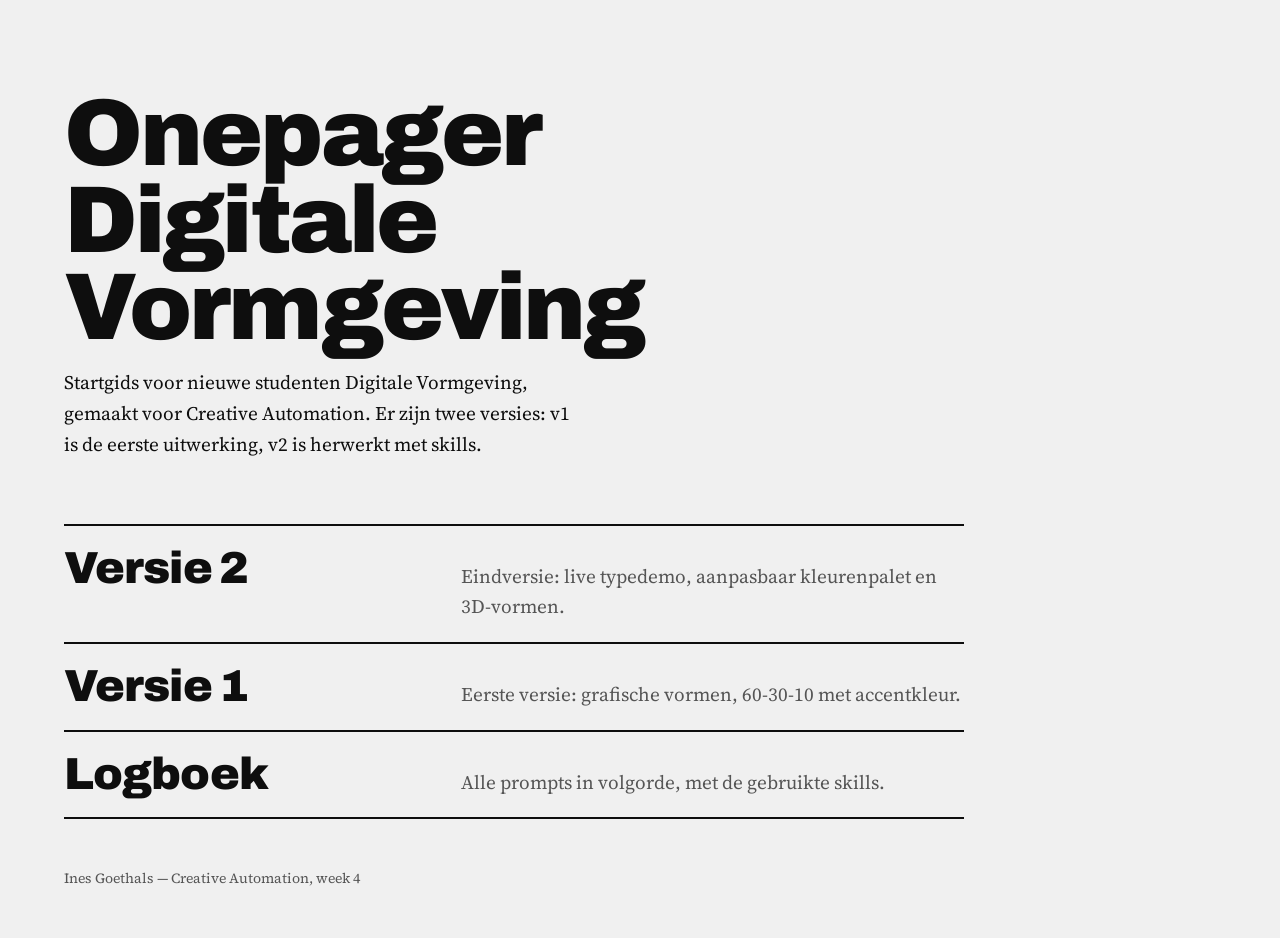
<file: index.html>
<!doctype html>
<html lang="nl">
<head>
  <meta charset="utf-8">
  <meta name="viewport" content="width=device-width, initial-scale=1">
  <title>Onepager Digitale Vormgeving — Ines Goethals</title>
  <meta name="description" content="Klastaak Creative Automation: onepager voor nieuwe studenten Digitale Vormgeving, in twee versies.">
  <link rel="preconnect" href="https://fonts.googleapis.com">
  <link rel="preconnect" href="https://fonts.gstatic.com" crossorigin>
  <link href="https://fonts.googleapis.com/css2?family=Archivo:wdth,wght@62..125,500..900&family=Source+Serif+4:opsz,wght@8..60,400..600&display=swap" rel="stylesheet">
  <style>
    :root {
      --light: #f0f0f0;
      --dark: #0e0e0e;
      --primary: #78000f;
      --accent: #d4ff3d;
      --gutter: clamp(20px, 5vw, 72px);
    }
    * { box-sizing: border-box; }
    body {
      margin: 0;
      min-height: 100svh;
      padding: clamp(3rem, 10vh, 7rem) var(--gutter) 3rem;
      background: var(--light);
      color: var(--dark);
      font: clamp(1.0625rem, 1rem + .25vw, 1.25rem)/1.6 "Source Serif 4", Georgia, serif;
    }
    h1 {
      margin: 0 0 1rem;
      max-width: 12ch;
      font: 900 clamp(2.75rem, 1.6rem + 5.4vw, 6.5rem)/.92 "Archivo", Arial, sans-serif;
      letter-spacing: -.03em;
    }
    .intro { max-width: 52ch; margin: 0 0 clamp(2.5rem, 6vw, 4rem); }
    ul { list-style: none; margin: 0; padding: 0; border-top: 2px solid var(--dark); max-width: 900px; }
    li { border-bottom: 2px solid var(--dark); }
    a.version {
      display: grid;
      grid-template-columns: minmax(0, 5fr) minmax(0, 7fr);
      gap: .5rem clamp(16px, 3vw, 40px);
      align-items: baseline;
      padding: 1.25rem 0;
      color: inherit;
      text-decoration: none;
    }
    a.version strong {
      font: 900 clamp(1.75rem, 1.2rem + 2vw, 3rem)/1 "Archivo", Arial, sans-serif;
      font-stretch: 100%;
      letter-spacing: -.02em;
      transition: font-stretch .4s cubic-bezier(.2, .7, .1, 1);
    }
    a.version:hover strong,
    a.version:focus-visible strong { font-stretch: 125%; }
    a.version span { color: #555; }
    a:focus-visible { outline: 3px solid var(--accent); outline-offset: 3px; box-shadow: 0 0 0 5px var(--dark); }
    footer { margin-top: 3rem; font-size: .875rem; color: #555; }
    footer a { color: inherit; }
    @media (max-width: 640px) { a.version { grid-template-columns: 1fr; } }
  </style>
</head>
<body>
  <main>
    <h1>Onepager Digitale Vormgeving</h1>
    <p class="intro">Startgids voor nieuwe studenten Digitale Vormgeving, gemaakt voor Creative Automation.
      Er zijn twee versies: v1 is de eerste uitwerking, v2 is herwerkt met skills.</p>
    <ul>
      <li><a class="version" href="v2/"><strong>Versie 2</strong><span>Eindversie: live typedemo, aanpasbaar kleurenpalet en 3D-vormen.</span></a></li>
      <li><a class="version" href="v1/"><strong>Versie 1</strong><span>Eerste versie: grafische vormen, 60-30-10 met accentkleur.</span></a></li>
      <li><a class="version" href="https://github.com/inesgoethals55-cloud/dvg2d-onepager/blob/main/dvg2d_ines_logboek/logboek.md"><strong>Logboek</strong><span>Alle prompts in volgorde, met de gebruikte skills.</span></a></li>
    </ul>
  </main>
  <footer>Ines Goethals — Creative Automation, week 4</footer>
</body>
</html>
</file>
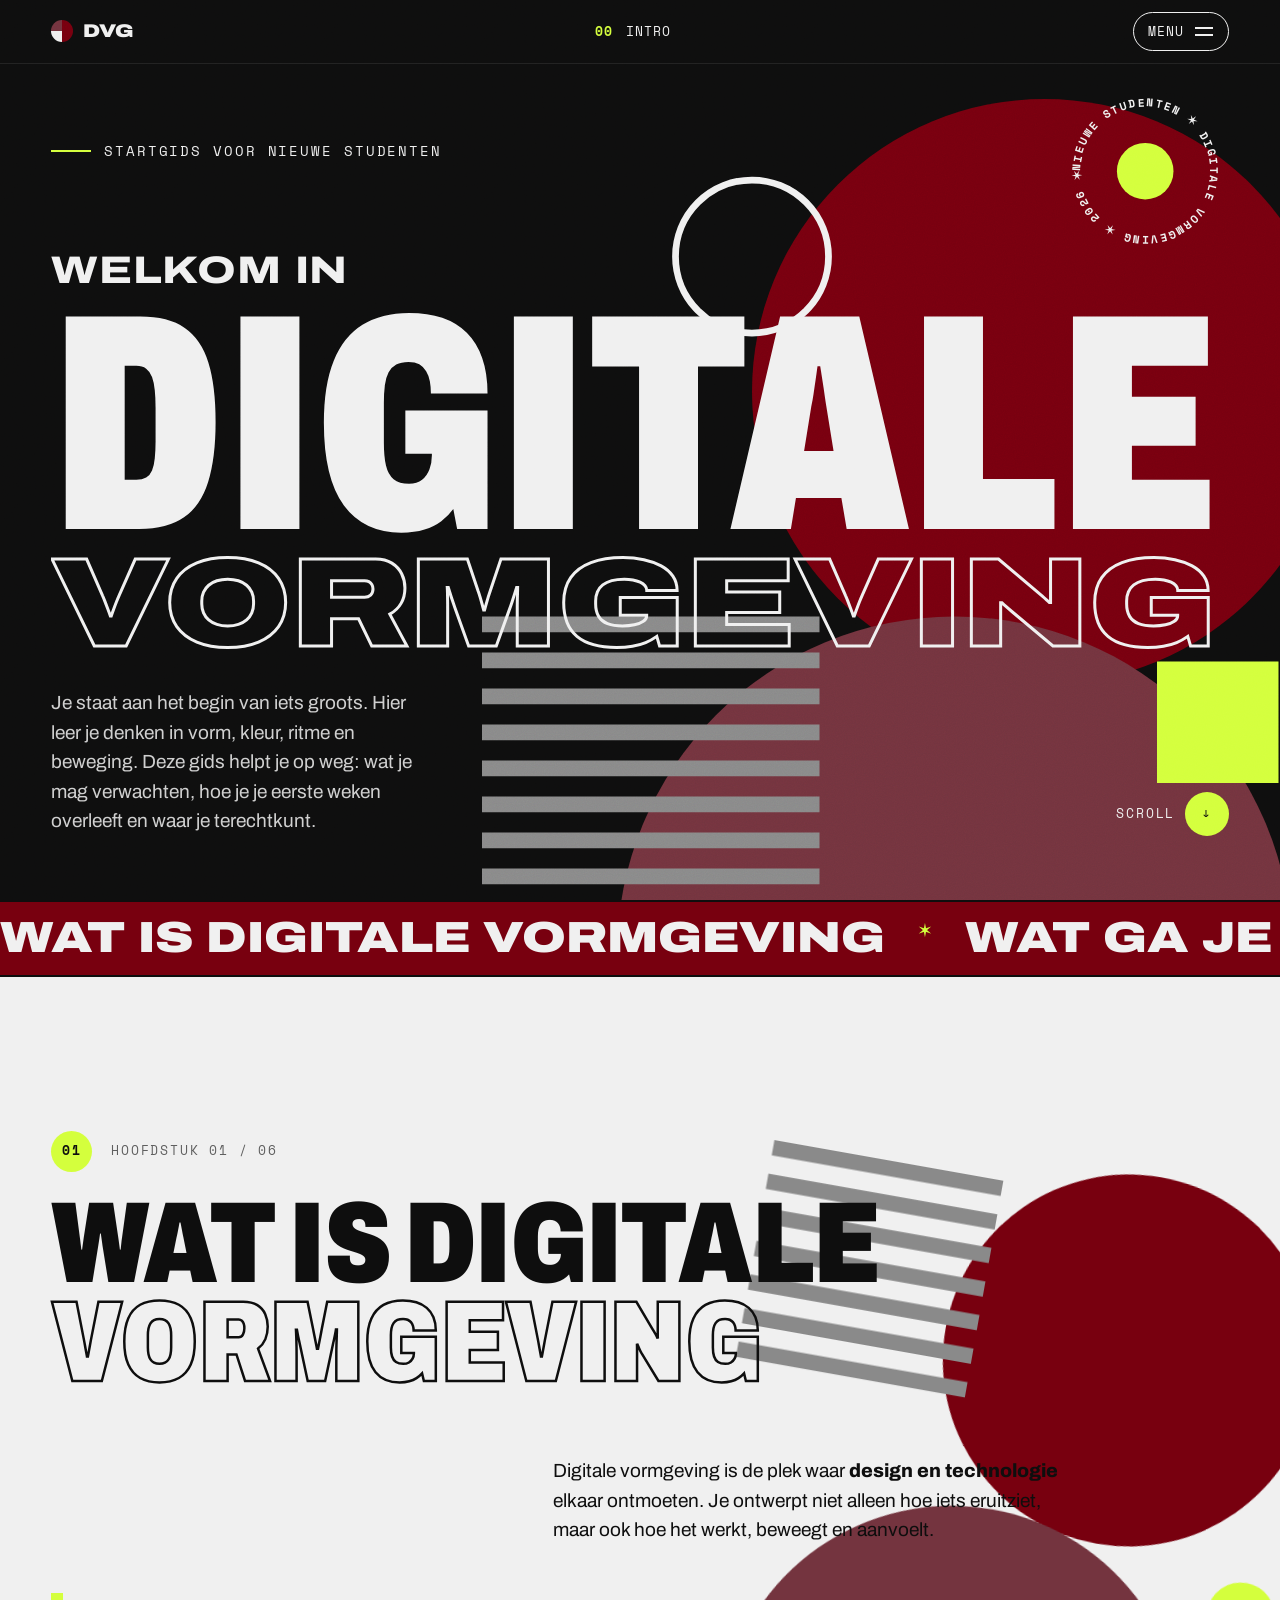
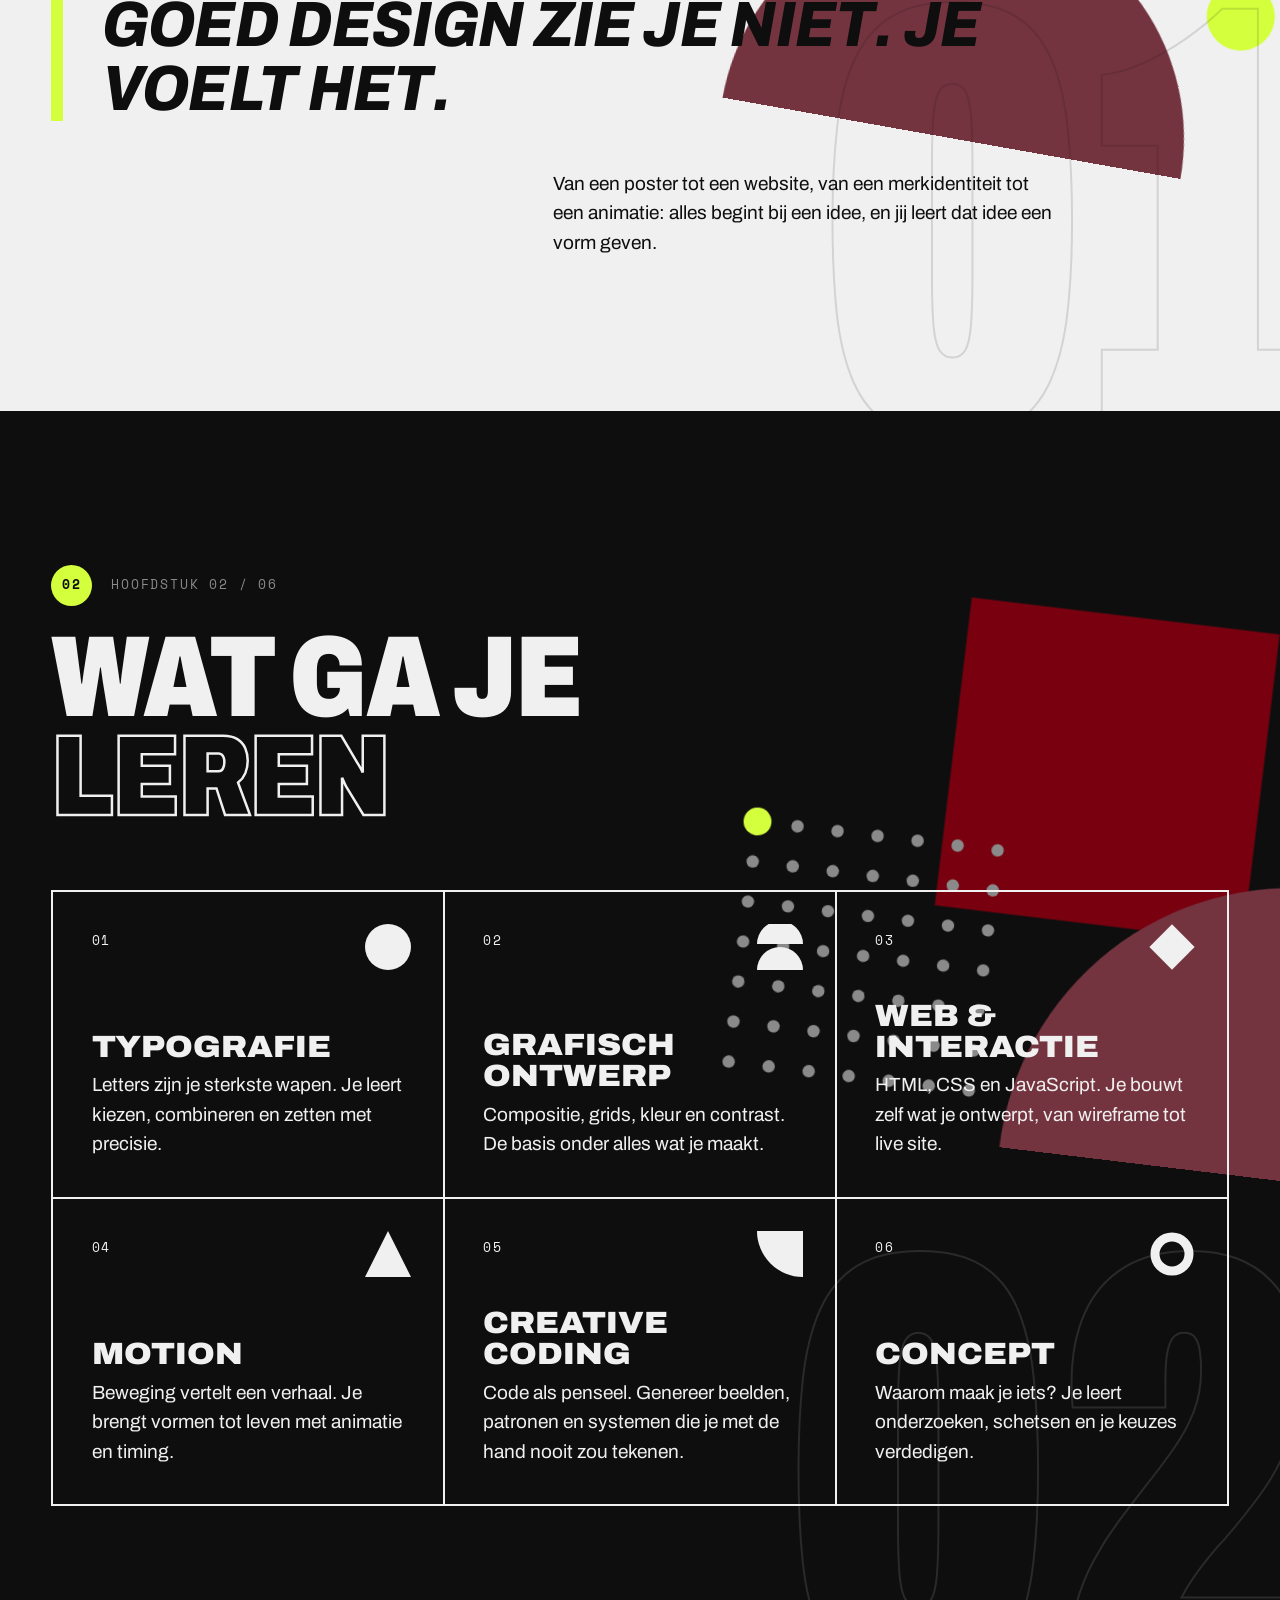
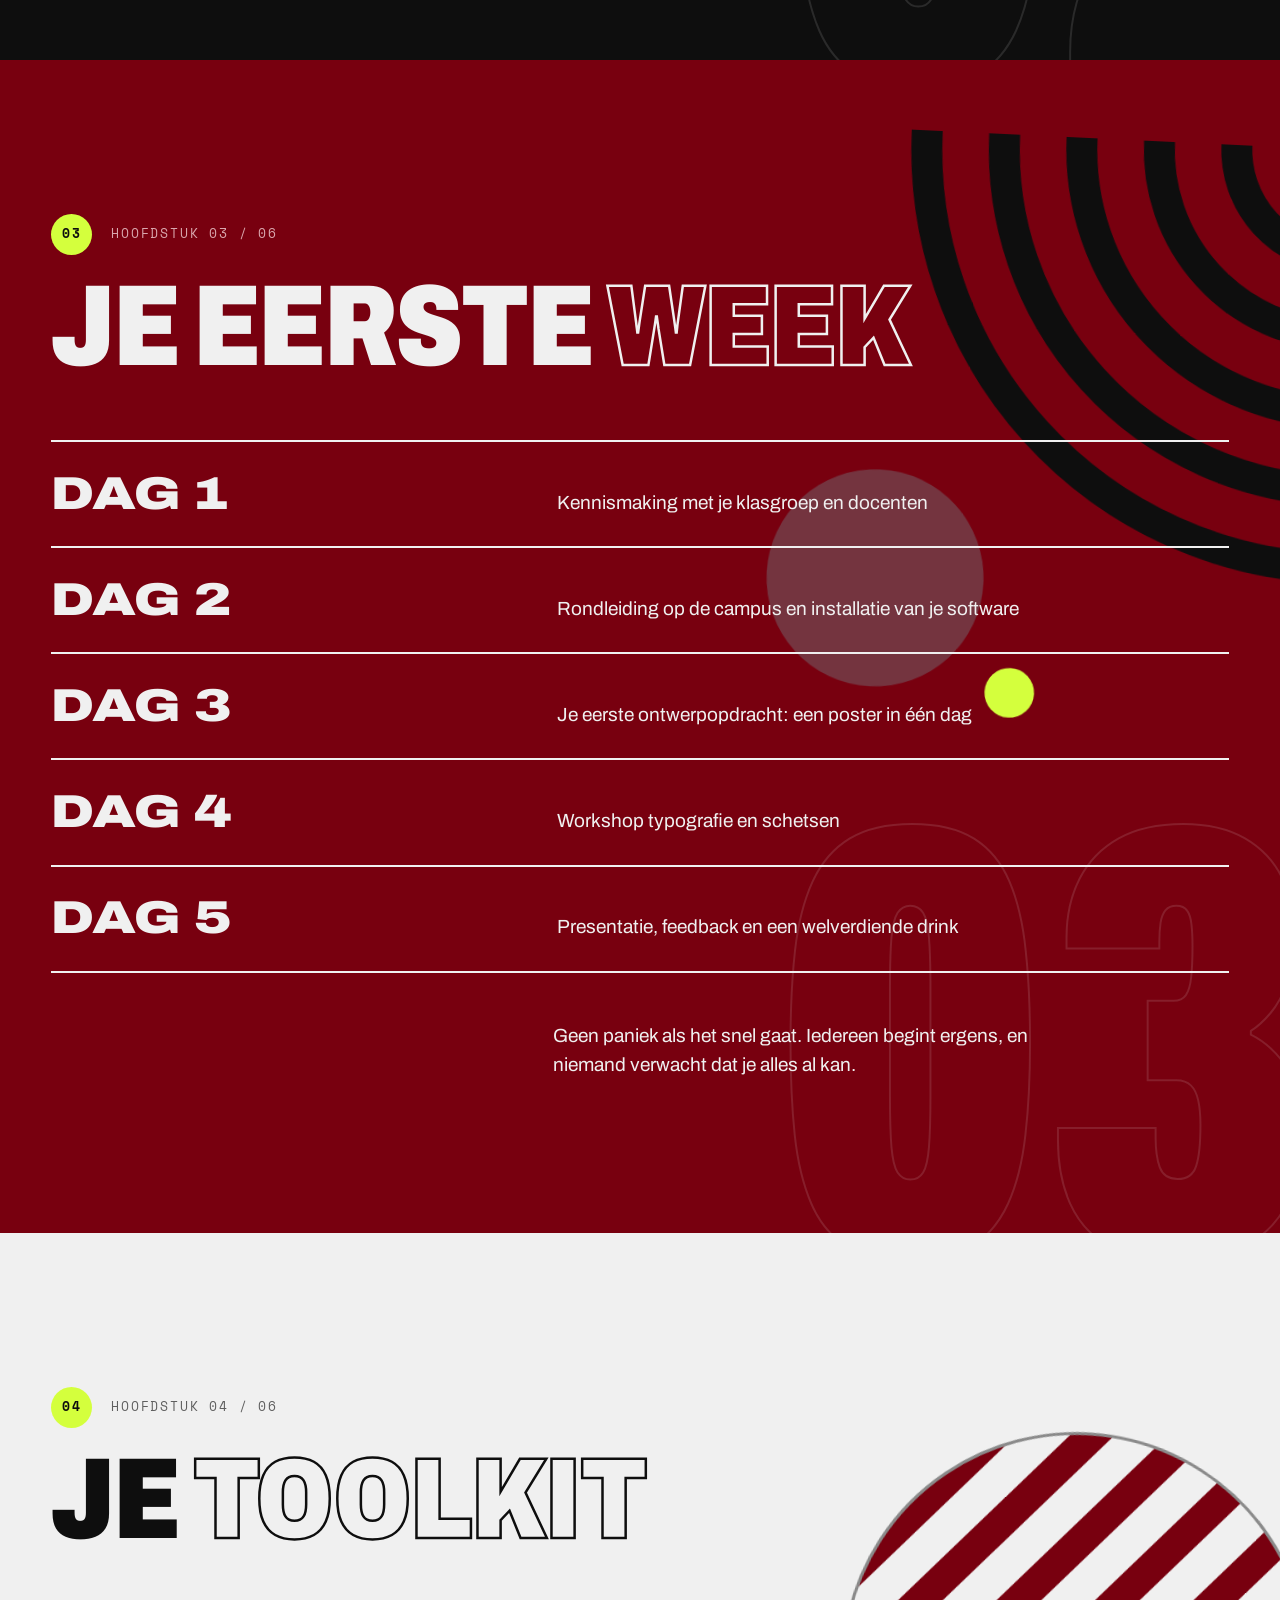
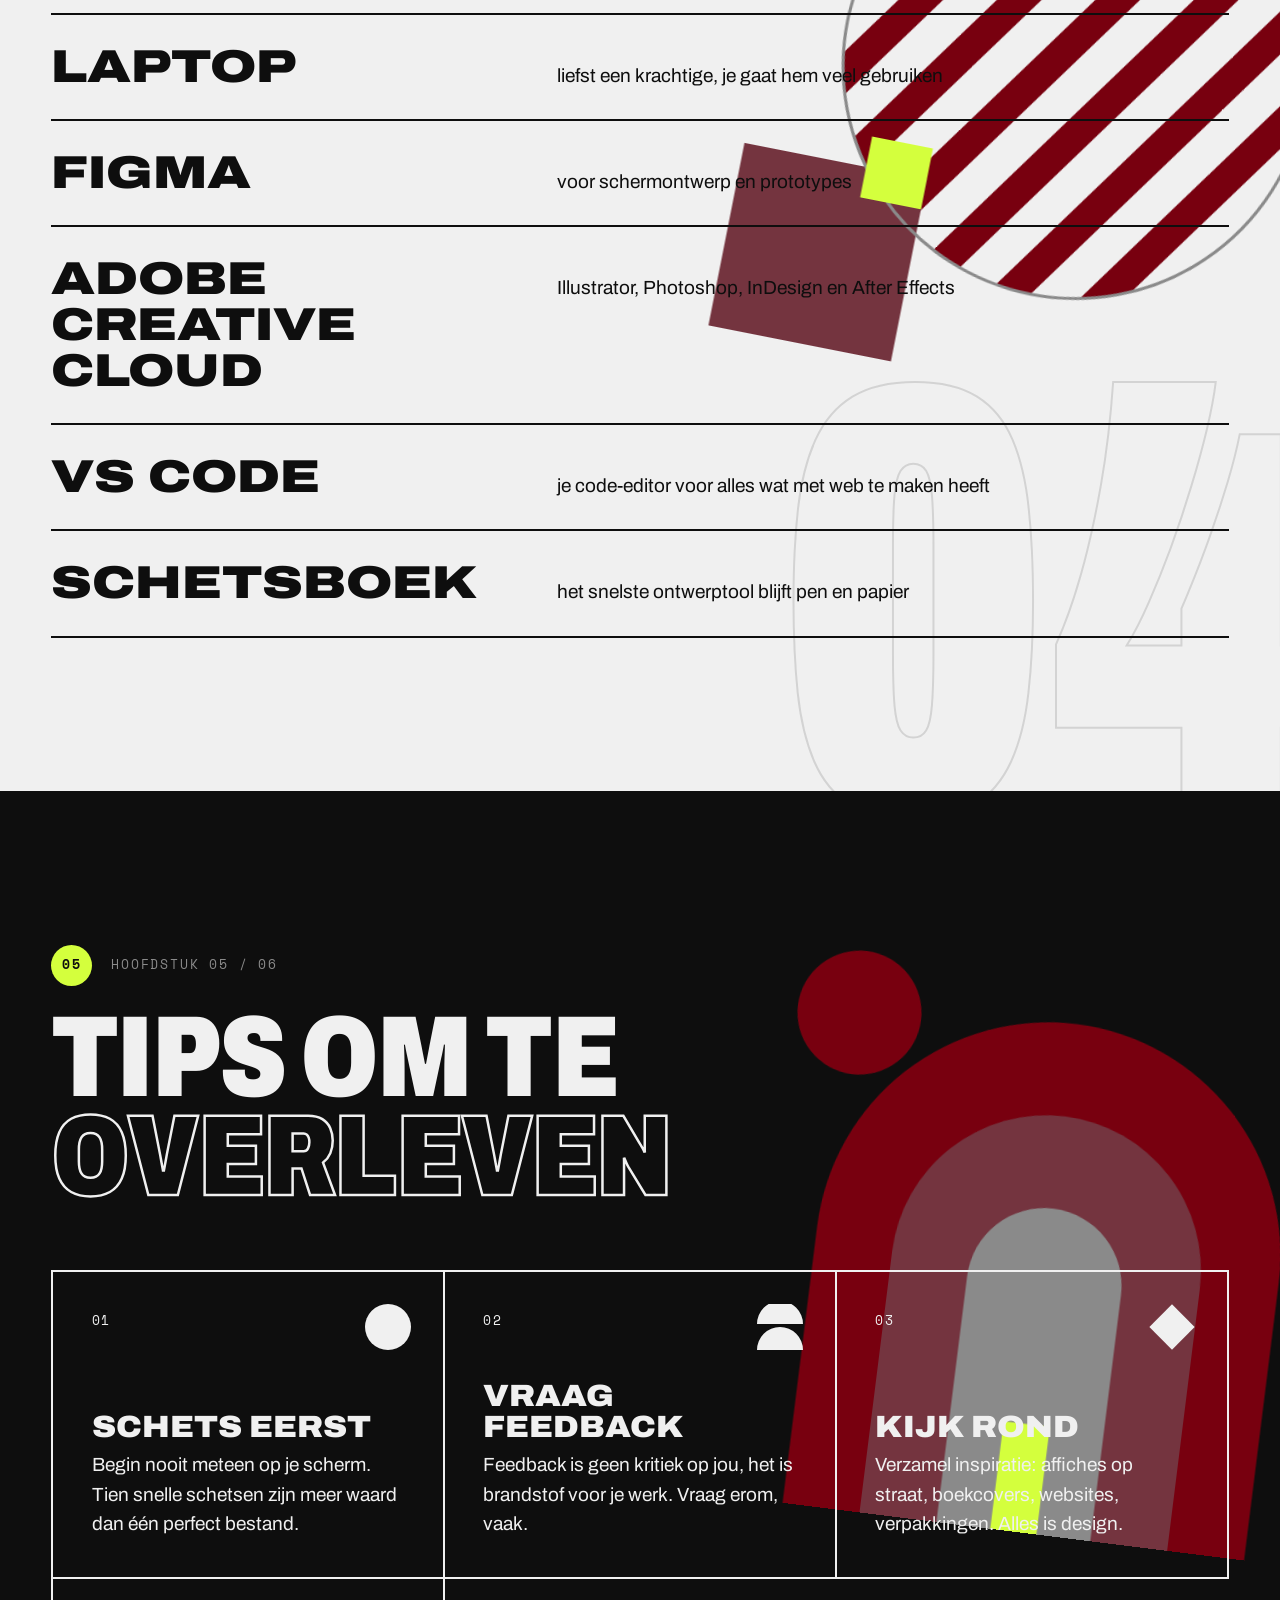
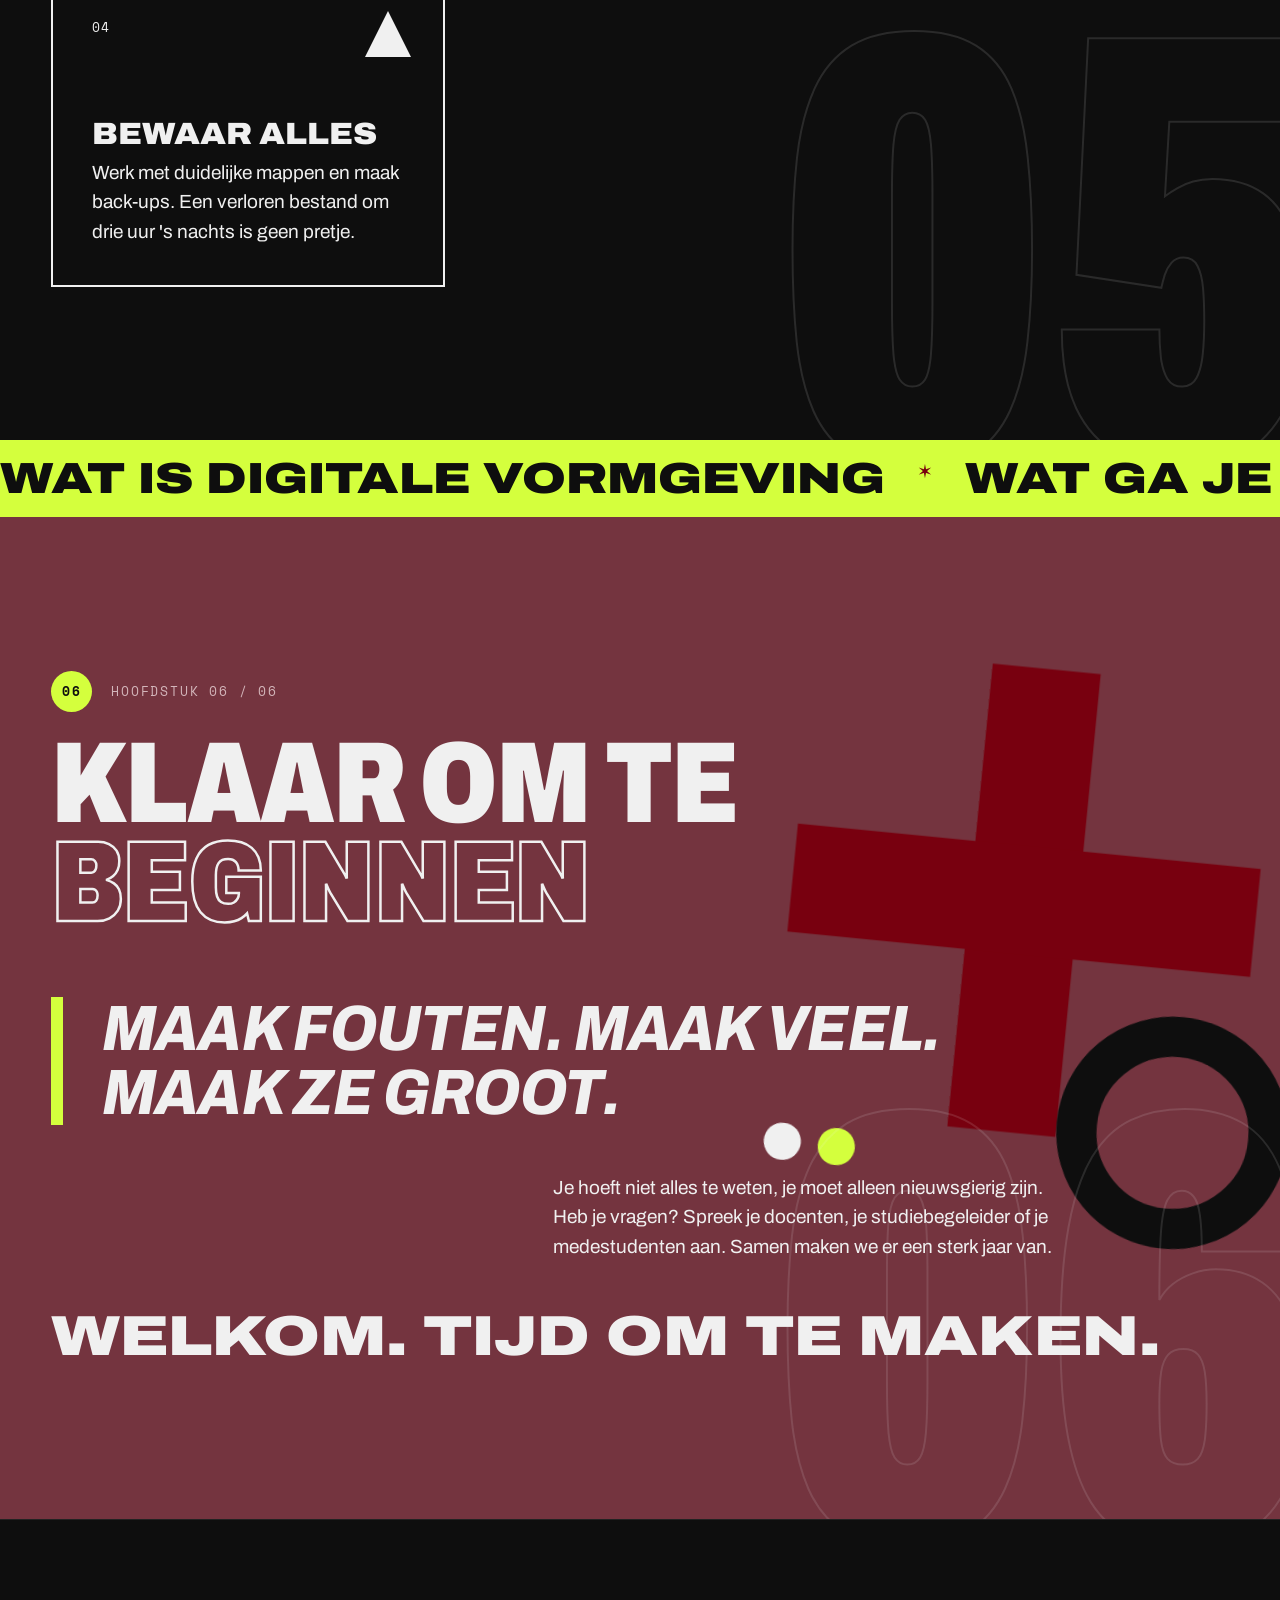
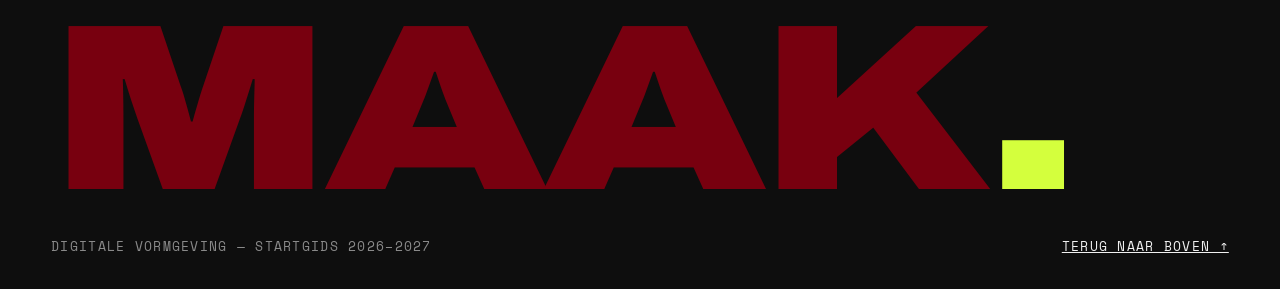
<file: v1/index.html>
<!doctype html>
<html lang="nl">
<head>
  <meta charset="utf-8">
  <meta name="viewport" content="width=device-width, initial-scale=1">
  <title>Digitale Vormgeving — Startgids</title>
  <meta name="description" content="Onepager voor nieuwe studenten Digitale Vormgeving: wat je leert, je eerste week, je toolkit en tips.">
  <meta name="theme-color" content="#0e0e0e">
  <link rel="preconnect" href="https://fonts.googleapis.com">
  <link rel="preconnect" href="https://fonts.gstatic.com" crossorigin>
  <link href="https://fonts.googleapis.com/css2?family=Archivo:ital,wdth,wght@0,62..125,100..900;1,62..125,100..900&family=Space+Mono:wght@400;700&display=swap" rel="stylesheet">
  <link rel="stylesheet" href="css/style.css">
</head>
<body>
  <div class="progress" aria-hidden="true"><span class="progress__bar"></span></div>

  <header class="nav">
    <a class="nav__logo" href="#top" aria-label="Naar boven">
      <span class="nav__mark" aria-hidden="true"></span>DVG
    </a>
    <p class="nav__current" aria-live="polite"><span class="nav__num">00</span><span class="nav__title">Intro</span></p>
    <button class="nav__toggle" type="button" aria-expanded="false" aria-controls="menu">
      <span class="nav__toggle-label">Menu</span>
      <span class="nav__burger" aria-hidden="true"><i></i><i></i></span>
    </button>
  </header>

  <nav class="menu" id="menu" aria-label="Hoofdstukken" hidden>
    <ol class="menu__list"></ol>
    <div class="menu__art" aria-hidden="true"></div>
  </nav>

  <main id="top">
    <section class="hero t-dark" aria-label="Intro">
      <div class="hero__art" aria-hidden="true"></div>
      <div class="hero__inner">
        <p class="hero__kicker"></p>
        <h1 class="hero__title"></h1>
        <div class="hero__foot">
          <p class="hero__lead"></p>
          <a class="hero__scroll" href="#content">Scroll<span aria-hidden="true">↓</span></a>
        </div>
      </div>
      <svg class="hero__badge" viewBox="0 0 200 200" aria-hidden="true">
        <defs><path id="badge-circle" d="M100,100 m-78,0 a78,78 0 1,1 156,0 a78,78 0 1,1 -156,0"/></defs>
        <text><textPath href="#badge-circle">NIEUWE STUDENTEN ✶ DIGITALE VORMGEVING ✶ 2026 ✶ </textPath></text>
        <circle cx="100" cy="100" r="34"/>
      </svg>
    </section>

    <div id="content"></div>

    <noscript>
      <p class="fallback">Zet JavaScript aan om de inhoud uit <code>content.md</code> te laden.</p>
    </noscript>
  </main>

  <footer class="footer t-dark">
    <p class="footer__big" aria-hidden="true">Maak<span>.</span></p>
    <div class="footer__row">
      <p>Digitale Vormgeving — Startgids 2026–2027</p>
      <a href="#top">Terug naar boven ↑</a>
    </div>
  </footer>

  <script src="js/content.js"></script>
  <script src="js/main.js"></script>
</body>
</html>
</file>
<file: v1/css/style.css>
/* ==========================================================
   Digitale Vormgeving — Startgids
   Palet: rood · wijn · papier · grijs · inkt + accent
   60-30-10: 60% inkt/papier · 30% rood/wijn · 10% accent (limoen)
   ========================================================== */

:root {
  --red: #78000f;
  --wine: #74343f;
  --paper: #f0f0f0;
  --grey: #8a8a8a;
  --ink: #0e0e0e;
  --pop: #d4ff3d; /* accentkleur, spaarzaam gebruiken (10%) */

  --font-display: "Archivo", "Arial Narrow", Arial, sans-serif;
  --font-mono: "Space Mono", ui-monospace, monospace;

  --gutter: clamp(16px, 4vw, 56px);
  --nav-h: 64px;
  --ease: cubic-bezier(.2, .7, .1, 1);
}

*,
*::before,
*::after { box-sizing: border-box; }

html {
  scroll-behavior: smooth;
  scroll-padding-top: var(--nav-h);
  -webkit-text-size-adjust: 100%;
}

body {
  margin: 0;
  background: var(--ink);
  color: var(--paper);
  font-family: var(--font-display);
  font-size: clamp(1rem, .95rem + .3vw, 1.2rem);
  line-height: 1.55;
  overflow-x: hidden;
  -webkit-font-smoothing: antialiased;
}

/* korrel over het hele scherm */
body::after {
  content: "";
  position: fixed;
  inset: 0;
  pointer-events: none;
  z-index: 100;
  opacity: .09;
  mix-blend-mode: overlay;
  background-image: url("data:image/svg+xml,%3Csvg xmlns='http://www.w3.org/2000/svg' width='160' height='160'%3E%3Cfilter id='n'%3E%3CfeTurbulence type='fractalNoise' baseFrequency='.9' numOctaves='3' stitchTiles='stitch'/%3E%3C/filter%3E%3Crect width='100%25' height='100%25' filter='url(%23n)'/%3E%3C/svg%3E");
}

a { color: inherit; }
img, svg { display: block; max-width: 100%; }
::selection { background: var(--pop); color: var(--ink); }

:focus-visible {
  outline: 3px solid var(--pop);
  outline-offset: 3px;
}

/* ---------- thema's ---------- */
.t-dark  { --bg: var(--ink);   --fg: var(--paper); --muted: var(--grey);  --accent: var(--pop);   --s1: var(--red);  --s2: var(--wine); --s3: var(--grey); }
.t-red   { --bg: var(--red);   --fg: var(--paper); --muted: #d9a6ad;      --accent: var(--pop);   --s1: var(--ink);  --s2: var(--wine); --s3: var(--paper); }
.t-light { --bg: var(--paper); --fg: var(--ink);   --muted: #5f5f5f;      --accent: var(--pop);   --s1: var(--red);  --s2: var(--wine); --s3: var(--grey); }
.t-pop   { --bg: var(--pop);   --fg: var(--ink);   --muted: #4a4a4a;      --accent: var(--red);  --s1: var(--ink);  --s2: var(--red);  --s3: var(--ink); }
.t-wine  { --bg: var(--wine);  --fg: var(--paper); --muted: #d3b5ba;      --accent: var(--pop);   --s1: var(--red);  --s2: var(--ink);  --s3: var(--paper); }

.t-dark, .t-red, .t-light, .t-wine, .t-pop {
  background: var(--bg);
  color: var(--fg);
}

/* ---------- voortgang + navigatie ---------- */
.progress {
  position: fixed;
  inset: 0 0 auto 0;
  height: 4px;
  z-index: 60;
}
.progress__bar {
  display: block;
  height: 100%;
  background: var(--pop);
  transform-origin: 0 50%;
  transform: scaleX(0);
}

.nav {
  position: fixed;
  inset: 0 0 auto 0;
  z-index: 50;
  height: var(--nav-h);
  display: flex;
  align-items: center;
  justify-content: space-between;
  gap: 1rem;
  padding: 0 var(--gutter);
  background: var(--ink);
  color: var(--paper);
  font-family: var(--font-mono);
  font-size: .8rem;
  text-transform: uppercase;
  letter-spacing: .08em;
  border-bottom: 1px solid #222;
}

.nav__logo {
  display: flex;
  align-items: center;
  gap: .6rem;
  font-family: var(--font-display);
  font-weight: 900;
  font-stretch: 125%;
  font-size: 1.15rem;
  letter-spacing: 0;
  text-decoration: none;
}
.nav__mark {
  width: 22px;
  height: 22px;
  border-radius: 50%;
  background: conic-gradient(var(--red) 0 50%, var(--paper) 0 75%, var(--wine) 0);
  transition: transform .6s var(--ease);
}
.nav__logo:hover .nav__mark { transform: rotate(180deg); }

.nav__current {
  margin: 0;
  display: flex;
  gap: .8rem;
  min-width: 0;
  overflow: hidden;
}
.nav__num { color: var(--pop); font-weight: 700; }
.nav__title {
  white-space: nowrap;
  overflow: hidden;
  text-overflow: ellipsis;
}

.nav__toggle {
  display: flex;
  align-items: center;
  gap: .7rem;
  padding: .55rem .9rem;
  border: 1px solid var(--paper);
  border-radius: 999px;
  background: transparent;
  color: inherit;
  font: inherit;
  text-transform: inherit;
  letter-spacing: inherit;
  cursor: pointer;
  transition: background .3s, color .3s;
}
.nav__toggle:hover { background: var(--paper); color: var(--ink); }
.nav__burger { display: grid; gap: 5px; width: 18px; }
.nav__burger i {
  display: block;
  height: 2px;
  background: currentColor;
  transition: transform .4s var(--ease);
}
.nav__toggle[aria-expanded="true"] .nav__burger i:first-child { transform: translateY(3.5px) rotate(45deg); }
.nav__toggle[aria-expanded="true"] .nav__burger i:last-child  { transform: translateY(-3.5px) rotate(-45deg); }

/* ---------- menu-overlay ---------- */
.menu {
  position: fixed;
  inset: var(--nav-h) 0 0 0;
  z-index: 45;
  background: var(--red);
  color: var(--paper);
  padding: clamp(1.5rem, 5vw, 4rem) var(--gutter);
  overflow-y: auto;
  clip-path: inset(0 0 100% 0);
  transition: clip-path .6s var(--ease);
}
.menu[hidden] { display: block; visibility: hidden; }
.menu.is-open { clip-path: inset(0 0 0 0); visibility: visible; }

.menu__list {
  position: relative;
  z-index: 1;
  list-style: none;
  margin: 0;
  padding: 0;
  counter-reset: m;
}
.menu__list a {
  display: flex;
  align-items: baseline;
  gap: 1rem;
  padding: .35em 0;
  border-bottom: 1px solid rgba(240, 240, 240, .25);
  text-decoration: none;
  font-weight: 900;
  font-stretch: 75%;
  text-transform: uppercase;
  font-size: clamp(1.9rem, 6.5vw, 5.5rem);
  line-height: 1;
  transition: padding .4s var(--ease), color .3s;
}
.menu__list a span {
  font-family: var(--font-mono);
  font-weight: 400;
  font-size: .8rem;
  letter-spacing: .1em;
  flex: none;
}
.menu__list a:hover { padding-left: .4em; color: var(--pop); }
.menu__art {
  position: absolute;
  right: -10vw;
  bottom: -10vw;
  width: min(70vw, 640px);
  aspect-ratio: 1;
  border-radius: 50%;
  border: clamp(30px, 6vw, 80px) solid var(--wine);
  pointer-events: none;
}

/* ---------- hero ---------- */
.hero {
  position: relative;
  min-height: 100svh;
  padding: calc(var(--nav-h) + clamp(2rem, 6vw, 5rem)) var(--gutter) clamp(2rem, 5vw, 4rem);
  display: flex;
  overflow: hidden;
  isolation: isolate;
}

.hero__inner {
  position: relative;
  z-index: 2;
  width: 100%;
  display: flex;
  flex-direction: column;
  justify-content: space-between;
  gap: 2rem;
}

.hero__kicker {
  margin: 0;
  font-family: var(--font-mono);
  font-size: .85rem;
  text-transform: uppercase;
  letter-spacing: .14em;
  display: flex;
  align-items: center;
  gap: .8rem;
}
.hero__kicker::before {
  content: "";
  width: 40px;
  height: 2px;
  background: var(--pop);
}

.hero__title {
  margin: auto 0 0;
  font-weight: 900;
  text-transform: uppercase;
  line-height: .82;
  letter-spacing: -.01em;
}
.hero__title .line { display: block; }
.hero__title .fit {
  display: inline-block;
  white-space: nowrap;
  font-size: 15vw; /* JS past dit exact aan de breedte aan */
}
.hero__title .line--small {
  font-size: clamp(1.2rem, 3vw, 2.4rem);
  font-stretch: 125%;
  font-weight: 800;
  letter-spacing: .02em;
  margin-bottom: .35em;
}
.hero__title .line--fill .fit { font-stretch: 70%; color: var(--paper); }
.hero__title .line--outline .fit {
  font-stretch: 125%;
  color: transparent;
  -webkit-text-stroke: clamp(1px, .25vw, 3px) var(--paper);
}

.hero__foot {
  display: flex;
  justify-content: space-between;
  align-items: flex-end;
  gap: 2rem;
  flex-wrap: wrap;
}
.hero__lead {
  margin: 0;
  max-width: 34ch;
  color: #cfcfcf;
}
.hero__scroll {
  display: inline-flex;
  align-items: center;
  gap: .6rem;
  font-family: var(--font-mono);
  font-size: .8rem;
  text-transform: uppercase;
  letter-spacing: .14em;
  text-decoration: none;
}
.hero__scroll span {
  display: grid;
  place-items: center;
  width: 44px;
  height: 44px;
  border-radius: 50%;
  background: var(--pop);
  color: var(--ink);
  animation: bob 2s var(--ease) infinite;
}

.hero__art {
  position: absolute;
  inset: 0;
  z-index: 0;
  pointer-events: none;
}
.hero__art svg {
  position: absolute;
  right: -8%;
  top: 6%;
  width: min(78vw, 900px);
  height: auto;
}

.hero__badge {
  position: absolute;
  z-index: 3;
  right: var(--gutter);
  top: calc(var(--nav-h) + 1.5rem);
  width: clamp(104px, 13vw, 170px);
  fill: var(--paper);
  font-family: var(--font-mono);
  font-size: 13.4px;
  letter-spacing: .14em;
  font-weight: 700;
  animation: spin 18s linear infinite;
}
.hero__badge circle { fill: var(--pop); }

/* ---------- marquee ---------- */
.marquee {
  overflow: hidden;
  padding: .9rem 0;
  border-block: 2px solid var(--ink);
  white-space: nowrap;
}
.marquee__track {
  display: inline-flex;
  animation: marquee 32s linear infinite;
}
.marquee span {
  padding-right: 2rem;
  font-weight: 900;
  font-stretch: 125%;
  font-size: clamp(1.4rem, 3.4vw, 2.8rem);
  text-transform: uppercase;
  line-height: 1;
}
.marquee span:nth-child(even) {
  color: transparent;
  -webkit-text-stroke: 1.5px currentColor;
}
.marquee em { font-style: normal; color: var(--accent); padding-right: 2rem; }
.t-pop.marquee { border-color: var(--pop); }

/* ---------- hoofdstukken ---------- */
.chapter {
  position: relative;
  overflow: hidden;
  isolation: isolate;
  padding: clamp(5rem, 12vw, 11rem) var(--gutter);
}

.chapter__bignum {
  position: absolute;
  z-index: -1;
  right: -.06em;
  bottom: -.2em;
  font-weight: 900;
  font-stretch: 62%;
  font-size: clamp(16rem, 48vw, 46rem);
  line-height: 1;
  color: transparent;
  -webkit-text-stroke: 2px var(--fg);
  opacity: .12;
  pointer-events: none;
  user-select: none;
}

.chapter__art {
  position: absolute;
  z-index: -1;
  top: clamp(1rem, 4vw, 3rem);
  right: calc(var(--gutter) * -1);
  width: min(52vw, 620px);
  pointer-events: none;
  will-change: transform;
}
.chapter__art svg { width: 100%; height: auto; overflow: visible; }

.chapter__inner {
  display: grid;
  grid-template-columns: repeat(12, minmax(0, 1fr));
  column-gap: clamp(12px, 2vw, 32px);
  row-gap: clamp(2rem, 5vw, 4rem);
  max-width: 1500px;
  margin: 0 auto;
}

.chapter__head { grid-column: 1 / -1; }
.chapter__meta {
  display: flex;
  gap: 1.2rem;
  align-items: center;
  margin: 0 0 1.4rem;
  font-family: var(--font-mono);
  font-size: .8rem;
  text-transform: uppercase;
  letter-spacing: .14em;
  color: var(--muted);
}
.chapter__meta b {
  display: grid;
  place-items: center;
  min-width: 3.2em;
  height: 3.2em;
  padding: 0 .6em;
  border-radius: 999px;
  background: var(--accent);
  color: var(--ink);
  font-weight: 700;
}

.chapter__title {
  margin: 0;
  max-width: 14ch;
  font-weight: 900;
  font-stretch: 80%;
  font-size: clamp(2.6rem, 9vw, 9rem);
  line-height: .86;
  letter-spacing: -.015em;
  text-transform: uppercase;
  overflow-wrap: break-word;
}
.chapter__title em {
  font-style: normal;
  color: transparent;
  -webkit-text-stroke: clamp(1px, .2vw, 2.5px) var(--fg);
}

.chapter__body {
  grid-column: 1 / -1;
  display: grid;
  grid-template-columns: subgrid;
  row-gap: clamp(1.5rem, 4vw, 3rem);
}
.chapter__body > * { grid-column: 1 / -1; }
.chapter__body > p {
  grid-column: 6 / span 6;
  margin: 0;
  max-width: 46ch;
}
.chapter__body > p strong { font-weight: 800; }
.chapter__body > p.punch {
  grid-column: 1 / -1;
  max-width: none;
  font-weight: 900;
  font-stretch: 125%;
  text-transform: uppercase;
  font-size: clamp(1.6rem, 4.4vw, 4rem);
  line-height: 1;
}
.chapter__body a { text-decoration-thickness: 2px; text-underline-offset: 3px; }

/* pull quote */
.quote {
  margin: 0;
  grid-column: 1 / span 10;
  position: relative;
  padding-left: clamp(1rem, 3vw, 2.5rem);
  border-left: clamp(6px, 1vw, 14px) solid var(--accent);
  font-weight: 800;
  font-style: italic;
  font-stretch: 90%;
  font-size: clamp(1.8rem, 5vw, 4.6rem);
  line-height: 1;
  text-transform: uppercase;
  letter-spacing: -.01em;
}
.quote p { margin: 0; }

/* kaarten (### in de markdown) */
.cards {
  display: grid;
  grid-template-columns: repeat(auto-fit, minmax(min(100%, 300px), 1fr));
  border-top: 2px solid var(--fg);
  border-left: 2px solid var(--fg);
}
.card {
  position: relative;
  padding: clamp(1.4rem, 3vw, 2.4rem);
  min-height: clamp(220px, 24vw, 320px);
  display: flex;
  flex-direction: column;
  border-right: 2px solid var(--fg);
  border-bottom: 2px solid var(--fg);
  overflow: hidden;
  isolation: isolate;
  transition: color .45s var(--ease);
}
.card::before {
  content: "";
  position: absolute;
  inset: 0;
  z-index: -1;
  background: var(--accent);
  clip-path: circle(0% at 100% 0%);
  transition: clip-path .6s var(--ease);
}
.card:hover { color: var(--ink); }
.card:hover::before { clip-path: circle(150% at 100% 0%); }
.card__num {
  font-family: var(--font-mono);
  font-size: .8rem;
  letter-spacing: .14em;
}
.card__shape {
  position: absolute;
  top: clamp(1.2rem, 3vw, 2rem);
  right: clamp(1.2rem, 3vw, 2rem);
  width: 46px;
  height: 46px;
  transition: transform .6s var(--ease);
}
.card:hover .card__shape { transform: rotate(90deg) scale(1.15); }
.card__title {
  margin: auto 0 .5rem;
  padding-top: 2.5rem;
  font-weight: 900;
  font-stretch: 110%;
  font-size: clamp(1.5rem, 2.4vw, 2.2rem);
  line-height: 1;
  text-transform: uppercase;
}
.card p { margin: 0; max-width: 36ch; }

/* lijsten als rijen */
.rows {
  list-style: none;
  margin: 0;
  padding: 0;
  border-top: 2px solid var(--fg);
}
.rows li {
  display: grid;
  grid-template-columns: minmax(0, 5fr) minmax(0, 7fr);
  gap: 1rem clamp(12px, 2vw, 32px);
  align-items: baseline;
  padding: clamp(1rem, 2.4vw, 1.8rem) 0;
  border-bottom: 2px solid var(--fg);
  position: relative;
  transition: padding .45s var(--ease);
}
.rows li::after {
  content: "";
  position: absolute;
  left: 0;
  bottom: -2px;
  height: 2px;
  width: 100%;
  background: var(--accent);
  transform: scaleX(0);
  transform-origin: 0 50%;
  transition: transform .6s var(--ease);
}
.rows li:hover { padding-left: clamp(.5rem, 1.5vw, 1.5rem); }
.rows li:hover::after { transform: scaleX(1); }
.rows__key {
  font-weight: 900;
  font-stretch: 125%;
  font-size: clamp(1.5rem, 3.6vw, 3.4rem);
  line-height: 1;
  text-transform: uppercase;
}
.rows__val { max-width: 44ch; }
.rows li.plain { grid-template-columns: 1fr; }

/* ---------- footer ---------- */
.footer {
  padding: clamp(3rem, 8vw, 6rem) var(--gutter) 2rem;
  overflow: hidden;
  border-top: 1px solid #222;
}
.footer__big {
  margin: 0 0 2rem;
  font-weight: 900;
  font-stretch: 125%;
  font-size: min(18.5vw, 28rem);
  line-height: .8;
  text-transform: uppercase;
  color: var(--red);
  letter-spacing: -.03em;
}
.footer__row {
  display: flex;
  justify-content: space-between;
  gap: 1rem;
  flex-wrap: wrap;
  font-family: var(--font-mono);
  font-size: .8rem;
  text-transform: uppercase;
  letter-spacing: .1em;
  color: var(--grey);
}
.footer__row p { margin: 0; }
.footer__row a { color: var(--paper); }
.footer__big span { color: var(--pop); }

.fallback {
  padding: 4rem var(--gutter);
  font-family: var(--font-mono);
  background: var(--red);
  margin: 0;
}

/* ---------- reveal ---------- */
.reveal {
  opacity: 0;
  transform: translateY(40px);
  transition: opacity .9s var(--ease), transform .9s var(--ease);
}
.reveal.is-in { opacity: 1; transform: none; }

.js-loaded .hero__title .line {
  animation: rise 1.1s var(--ease) both;
}
.js-loaded .hero__title .line:nth-child(2) { animation-delay: .12s; }
.js-loaded .hero__title .line:nth-child(3) { animation-delay: .24s; }

/* ---------- animaties ---------- */
@keyframes spin { to { transform: rotate(360deg); } }
@keyframes marquee { to { transform: translateX(-50%); } }
@keyframes bob { 50% { transform: translateY(6px); } }
@keyframes rise {
  from { opacity: 0; transform: translateY(.4em); clip-path: inset(0 0 100% 0); }
  to   { opacity: 1; transform: none; clip-path: inset(0 0 -10% 0); }
}
@keyframes drift {
  50% { transform: translate(-3%, 4%) rotate(8deg); }
}
.drift { animation: drift 14s ease-in-out infinite; transform-box: fill-box; transform-origin: center; }
.drift--slow { animation-duration: 22s; animation-direction: reverse; }
.spin-slow { animation: spin 40s linear infinite; transform-box: fill-box; transform-origin: center; }

/* ---------- tablet ---------- */
@media (max-width: 960px) {
  .chapter__body > p { grid-column: 3 / -1; }
  .quote { grid-column: 1 / -1; }
  .chapter__art { width: 70vw; opacity: .7; }
}

/* ---------- mobiel ---------- */
@media (max-width: 640px) {
  :root { --nav-h: 56px; }

  .nav { font-size: .72rem; }
  .nav__current { display: none; }
  .nav__toggle { padding: .5rem .8rem; }

  .hero__art svg { width: 125vw; right: -45vw; top: 14%; opacity: .85; }
  .hero__badge { top: calc(var(--nav-h) + 1rem); width: 92px; }
  .hero__kicker { padding-right: 104px; }
  .hero__lead { max-width: none; }
  .hero__foot { flex-direction: column; align-items: flex-start; }

  .chapter__art { width: 90vw; right: -30vw; opacity: .35; }
  .chapter__body > p { grid-column: 1 / -1; }
  .chapter__title { max-width: none; }

  .rows li { grid-template-columns: 1fr; gap: .4rem; }
  .chapter__title { font-size: clamp(2.2rem, 11vw, 3.4rem); }

  .card { min-height: 0; }
  .card__title { padding-top: 3.5rem; }
}

@media (prefers-reduced-motion: reduce) {
  html { scroll-behavior: auto; }
  *, *::before, *::after {
    animation-duration: .01ms !important;
    animation-iteration-count: 1 !important;
    transition-duration: .01ms !important;
  }
  .reveal { opacity: 1; transform: none; }
}
</file>
